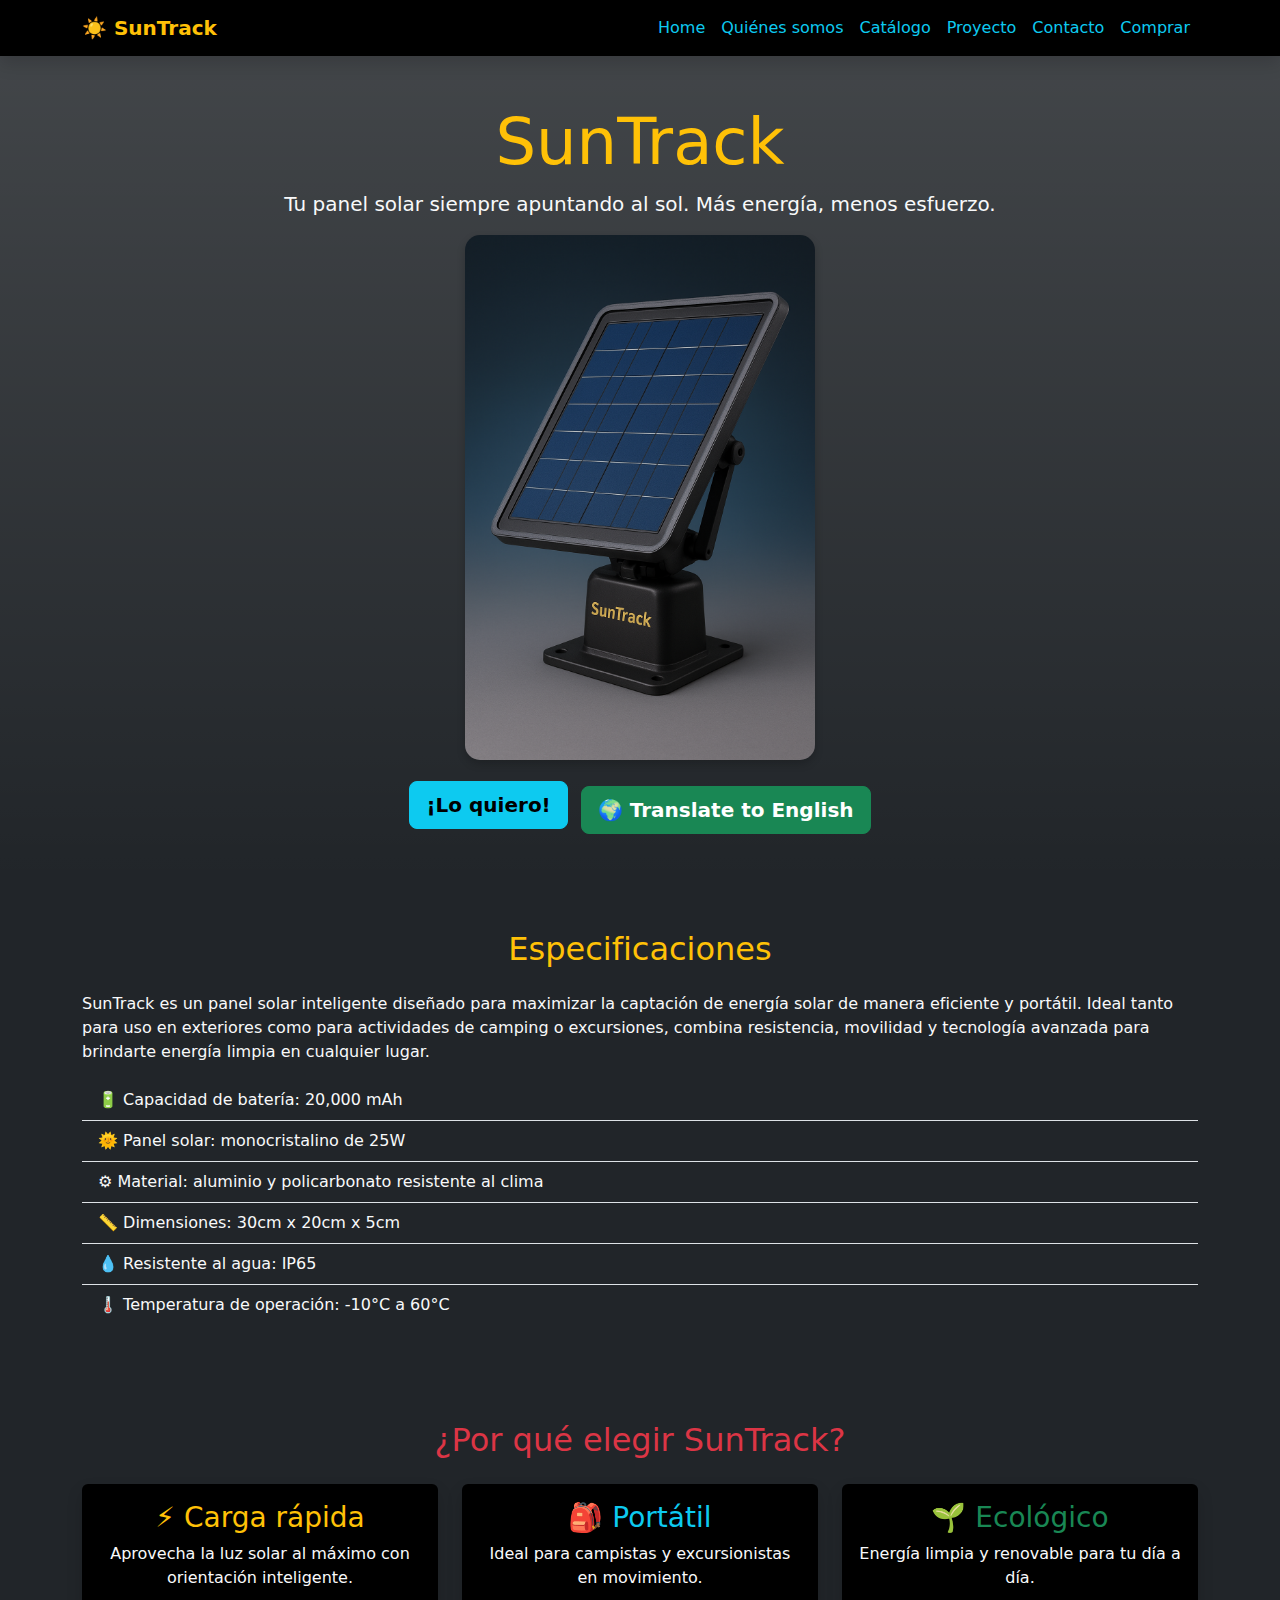
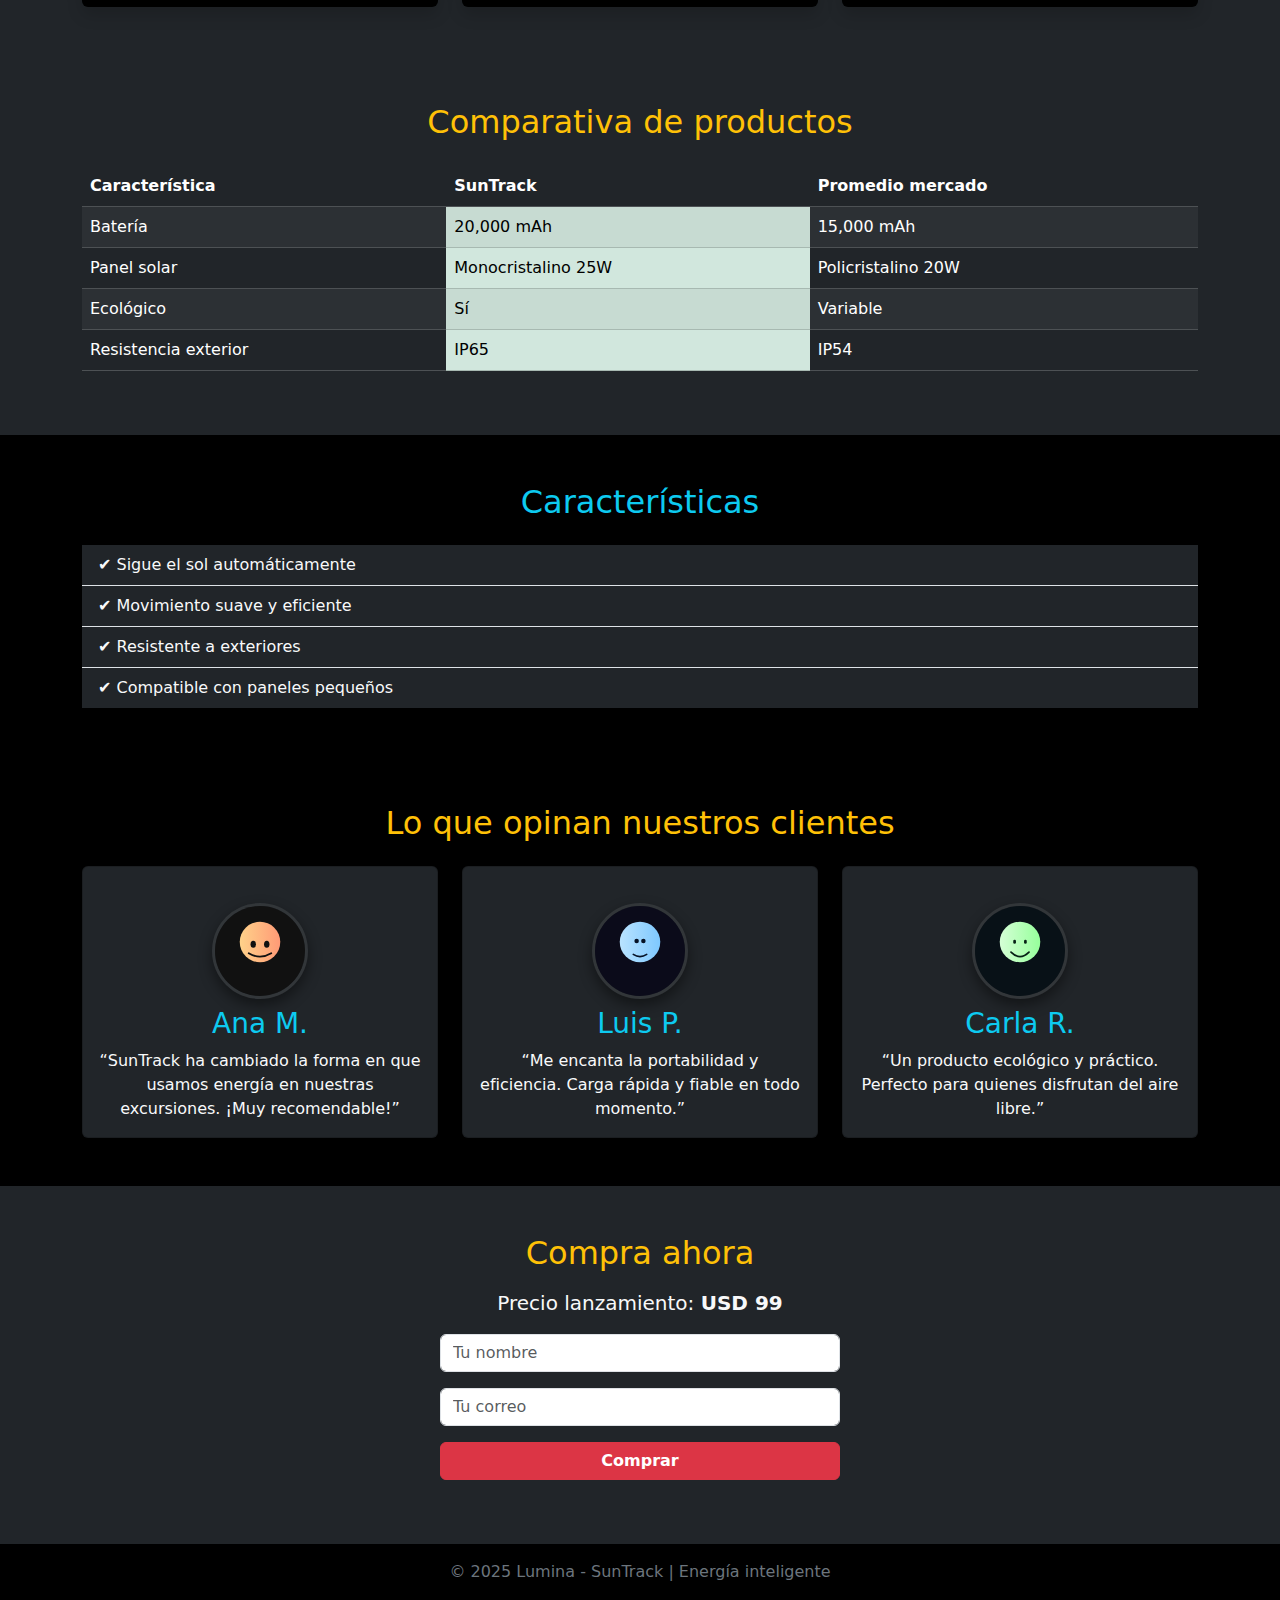
<file: index.html>
<!DOCTYPE html>
<html lang="es">
<head>
  <meta charset="UTF-8">
  <meta name="viewport" content="width=device-width, initial-scale=1">
  <title>SunTrack - Energía solar inteligente</title>
  <link href="https://cdn.jsdelivr.net/npm/bootstrap@5.3.3/dist/css/bootstrap.min.css" rel="stylesheet">
  <link rel="stylesheet" href="styles.css">
</head>
<body class="bg-dark text-light">

  <nav class="navbar navbar-expand-lg navbar-dark bg-black shadow">
    <div class="container">
  <a class="navbar-brand text-warning fw-bold" href="index.html">☀️ SunTrack</a>
      <button class="navbar-toggler" type="button" data-bs-toggle="collapse" data-bs-target="#menu">
        <span class="navbar-toggler-icon"></span>
      </button>
      <div class="collapse navbar-collapse" id="menu">
          <ul class="navbar-nav ms-auto">
            <li class="nav-item"><a class="nav-link text-info" href="index.html" id="menu-especificaciones">Home</a></li>
            <li class="nav-item"><a class="nav-link text-info" href="quienes.html" id="menu-beneficios">Quiénes somos</a></li>
            <li class="nav-item"><a class="nav-link text-info" href="catalogo.html" id="menu-comparativa">Catálogo</a></li>
            <li class="nav-item"><a class="nav-link text-info" href="proyecto.html" id="menu-caracteristicas">Proyecto</a></li>
            <li class="nav-item"><a class="nav-link text-info" href="contacto.html" id="menu-opiniones">Contacto</a></li>
            <li class="nav-item"><a class="nav-link text-info" href="index.html#contacto" id="menu-comprar">Comprar</a></li>
        </ul>
      </div>
    </div>
  </nav>

  <section class="text-center py-5 bg-gradient hero">
    <div class="container">
      <h1 id="hero-title" class="display-3 text-warning">SunTrack</h1>
      <p id="hero-text" class="lead">Tu panel solar siempre apuntando al sol. Más energía, menos esfuerzo.</p>

      <img src="suntrack.png" 
           alt="SunTrack - Panel solar inteligente" 
           class="img-fluid my-3" style="max-width: 350px;">

      <div class="mt-3">
        <button id="btnComprar" class="btn btn-info btn-lg fw-bold">¡Lo quiero!</button>
        <button id="translate-btn" class="btn btn-success btn-lg fw-bold ms-2">🌍 Translate to English</button>
      </div>
    </div>
  </section>

  <section id="especificaciones" class="py-5 bg-dark text-light">
  <div class="container">
    <h2 id="espec-title" class="text-warning text-center mb-4">Especificaciones</h2>
    <p id="espec-text">
      SunTrack es un panel solar inteligente diseñado para maximizar la captación de energía solar de manera eficiente y portátil. 
      Ideal tanto para uso en exteriores como para actividades de camping o excursiones, combina resistencia, movilidad y tecnología avanzada para brindarte energía limpia en cualquier lugar.
    </p>
    <ul class="list-group list-group-flush mt-3">
      <li id="espec1" class="list-group-item bg-dark text-light">🔋 Capacidad de batería: 20,000 mAh</li>
      <li id="espec2" class="list-group-item bg-dark text-light">🌞 Panel solar: monocristalino de 25W</li>
      <li id="espec3" class="list-group-item bg-dark text-light">⚙ Material: aluminio y policarbonato resistente al clima</li>
      <li id="espec4" class="list-group-item bg-dark text-light">📏 Dimensiones: 30cm x 20cm x 5cm</li>
      <li id="espec5" class="list-group-item bg-dark text-light">💧 Resistente al agua: IP65</li>
      <li id="espec6" class="list-group-item bg-dark text-light">🌡 Temperatura de operación: -10°C a 60°C</li>
    </ul>
  </div>
</section>

  <section id="beneficios" class="py-5">
    <div class="container text-center">
      <h2 id="beneficios-title" class="text-danger mb-4">¿Por qué elegir SunTrack?</h2>
      <div class="row g-4">
        <div class="col-md-4">
          <div class="card bg-black text-light shadow h-100">
            <div class="card-body">
              <h3 class="card-title text-warning" id="beneficio1-title">⚡ Carga rápida</h3>
              <p class="card-text" id="beneficio1-text">Aprovecha la luz solar al máximo con orientación inteligente.</p>
            </div>
          </div>
        </div>
        <div class="col-md-4">
          <div class="card bg-black text-light shadow h-100">
            <div class="card-body">
              <h3 class="card-title text-info" id="beneficio2-title">🎒 Portátil</h3>
              <p class="card-text" id="beneficio2-text">Ideal para campistas y excursionistas en movimiento.</p>
            </div>
          </div>
        </div>
        <div class="col-md-4">
          <div class="card bg-black text-light shadow h-100">
            <div class="card-body">
              <h3 class="card-title text-success" id="beneficio3-title">🌱 Ecológico</h3>
              <p class="card-text" id="beneficio3-text">Energía limpia y renovable para tu día a día.</p>
            </div>
          </div>
        </div>
      </div>
    </div>
  </section>

  <section id="comparativa" class="py-5 bg-dark text-light">
  <div class="container">
    <h2 id="comparativa-title" class="text-warning text-center mb-4">Comparativa de productos</h2>
    <div class="table-responsive">
      <table class="table table-dark table-striped text-light" id="comparativa-table">
        <thead>
          <tr>
            <th id="col-caracteristica">Característica</th>
            <th id="col-suntrack">SunTrack</th>
            <th id="col-general">Promedio mercado</th>
          </tr>
        </thead>
        <tbody>
          <tr>
            <td id="car1">Batería</td>
            <td id="suntrack-bateria" class="table-success">20,000 mAh</td>
            <td id="general-bateria">15,000 mAh</td>
          </tr>
          <tr>
            <td id="car2">Panel solar</td>
            <td id="suntrack-panel" class="table-success">Monocristalino 25W</td>
            <td id="general-panel">Policristalino 20W</td>
          </tr>
          <tr>
            <td id="car4">Ecológico</td>
            <td id="suntrack-ecologico" class="table-success">Sí</td>
            <td id="general-ecologico">Variable</td>
          </tr>
          <tr>
            <td id="car5">Resistencia exterior</td>
            <td id="suntrack-resistencia" class="table-success">IP65</td>
            <td id="general-resistencia">IP54</td>
          </tr>
        </tbody>
      </table>
    </div>
  </div>
</section>

  <section id="caracteristicas" class="py-5 bg-black">
    <div class="container">
      <h2 id="caracteristicas-title" class="text-info text-center mb-4">Características</h2>
      <ul class="list-group list-group-flush">
        <li id="caract1" class="list-group-item bg-dark text-light">✔ Sigue el sol automáticamente</li>
        <li id="caract2" class="list-group-item bg-dark text-light">✔ Movimiento suave y eficiente</li>
        <li id="caract3" class="list-group-item bg-dark text-light">✔ Resistente a exteriores</li>
        <li id="caract4" class="list-group-item bg-dark text-light">✔ Compatible con paneles pequeños</li>
      </ul>
    </div>
  </section>

  <section id="opiniones" class="py-5 bg-black text-light">
  <div class="container">
    <h2 id="opiniones-title" class="text-warning text-center mb-4">Lo que opinan nuestros clientes</h2>
    <div class="row g-4">
      <div class="col-md-4">
        <div class="card bg-dark text-light shadow h-100">
          <div class="card-body text-center">
            <img src="avatar1.svg" alt="Foto de Ana M." class="rounded-circle avatar mb-2">
            <h3 class="card-title text-info" id="opinion1-nombre">Ana M.</h3>
            <p class="card-text" id="opinion1-text">“SunTrack ha cambiado la forma en que usamos energía en nuestras excursiones. ¡Muy recomendable!”</p>
          </div>
        </div>
      </div>
      <div class="col-md-4">
        <div class="card bg-dark text-light shadow h-100">
          <div class="card-body text-center">
            <img src="avatar2.svg" alt="Foto de Luis P." class="rounded-circle avatar mb-2">
            <h3 class="card-title text-info" id="opinion2-nombre">Luis P.</h3>
            <p class="card-text" id="opinion2-text">“Me encanta la portabilidad y eficiencia. Carga rápida y fiable en todo momento.”</p>
          </div>
        </div>
      </div>
      <div class="col-md-4">
        <div class="card bg-dark text-light shadow h-100">
          <div class="card-body text-center">
            <img src="avatar3.svg" alt="Foto de Carla R." class="rounded-circle avatar mb-2">
            <h3 class="card-title text-info" id="opinion3-nombre">Carla R.</h3>
            <p class="card-text" id="opinion3-text">“Un producto ecológico y práctico. Perfecto para quienes disfrutan del aire libre.”</p>
          </div>
        </div>
      </div>
    </div>
  </div>
</section>

  <section id="contacto" class="py-5">
    <div class="container text-center">
      <h2 id="compra-title" class="text-warning mb-3">Compra ahora</h2>
      <p id="precio-text" class="fs-5">Precio lanzamiento: <b>USD 99</b></p>
      <form id="formCompra" class="mx-auto" style="max-width: 400px;">
        <input type="text" id="nombre" class="form-control mb-3" placeholder="Tu nombre" required>
        <input type="email" id="correo" class="form-control mb-3" placeholder="Tu correo" required>
        <button type="submit" class="btn btn-danger w-100 fw-bold" id="btnFormComprar">Comprar</button>
        <p id="compra-msg" class="mt-3"></p>
      </form>
    </div>
  </section>

  <footer class="bg-black text-center py-3">
    <p class="mb-0 text-secondary">© 2025 Lumina - SunTrack | Energía inteligente</p>
  </footer>

  <script src="https://cdn.jsdelivr.net/npm/bootstrap@5.3.3/dist/js/bootstrap.bundle.min.js"></script>
  <script src="script.js"></script>
</body>
</html>
</file>
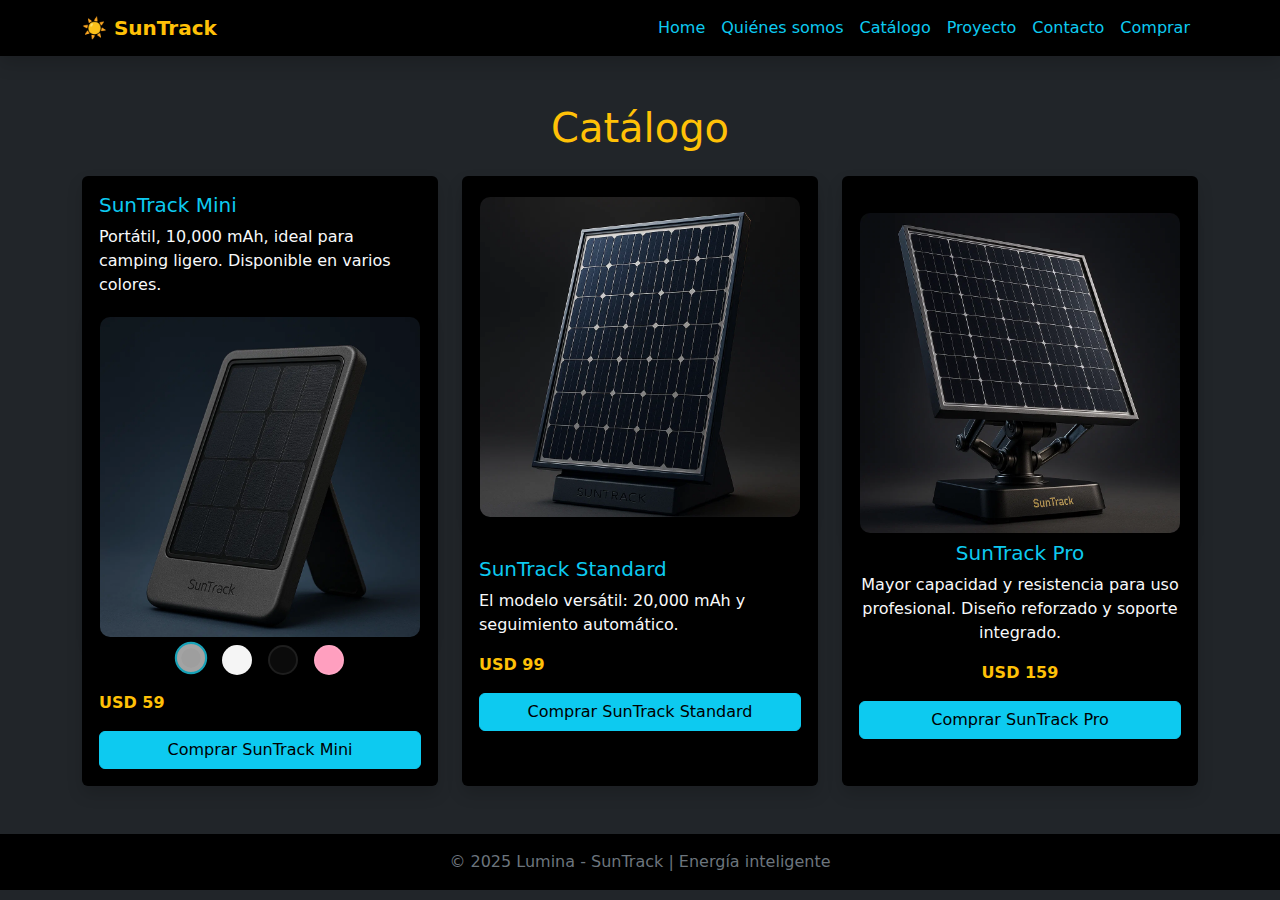
<file: catalogo.html>
<!DOCTYPE html>
<html lang="es">
<head>
  <meta charset="UTF-8">
  <meta name="viewport" content="width=device-width, initial-scale=1">
  <title>Catálogo - SunTrack</title>
  <link href="https://cdn.jsdelivr.net/npm/bootstrap@5.3.3/dist/css/bootstrap.min.css" rel="stylesheet">
  <link rel="stylesheet" href="styles.css">
</head>
<body class="bg-dark text-light">

  <nav class="navbar navbar-expand-lg navbar-dark bg-black shadow">
    <div class="container">
      <a class="navbar-brand text-warning fw-bold" href="index.html">☀️ SunTrack</a>
      <button class="navbar-toggler" type="button" data-bs-toggle="collapse" data-bs-target="#menu">
        <span class="navbar-toggler-icon"></span>
      </button>
      <div class="collapse navbar-collapse" id="menu">
          <ul class="navbar-nav ms-auto">
            <li class="nav-item"><a class="nav-link text-info" href="index.html" id="menu-especificaciones">Home</a></li>
            <li class="nav-item"><a class="nav-link text-info" href="quienes.html" id="menu-beneficios">Quiénes somos</a></li>
            <li class="nav-item"><a class="nav-link text-info" href="catalogo.html" id="menu-comparativa">Catálogo</a></li>
            <li class="nav-item"><a class="nav-link text-info" href="proyecto.html" id="menu-caracteristicas">Proyecto</a></li>
            <li class="nav-item"><a class="nav-link text-info" href="contacto.html" id="menu-opiniones">Contacto</a></li>
            <li class="nav-item"><a class="nav-link text-info" href="index.html#contacto" id="menu-comprar">Comprar</a></li>
        </ul>
      </div>
    </div>
  </nav>

  <main class="py-5">
    <div class="container">
      <h1 class="text-warning text-center mb-4">Catálogo</h1>

      <div class="row g-4">
        <div class="col-md-4">
          <div class="card bg-black text-light h-100 shadow">
            <div class="card-body">
              <h5 class="card-title text-info">SunTrack Mini</h5>
              <p class="card-text">Portátil, 10,000 mAh, ideal para camping ligero. Disponible en varios colores.</p>
              <div class="text-center mb-3">
                <img id="mini-main-img" src="minigris.webp" alt="SunTrack Mini - vista principal" class="product-img mb-2" loading="lazy">
                <div class="d-flex justify-content-center gap-3 align-items-center">
                  <!-- color swatches -->
                  <button class="color-swatch" data-src="minigris.webp" aria-label="Color gris" title="Gris" style="background:#9e9e9e"></button>
                  <button class="color-swatch" data-src="miniblanco.webp" aria-label="Color blanco" title="Blanco" style="background:#f5f5f5"></button>
                  <button class="color-swatch" data-src="mininegro.webp" aria-label="Color negro" title="Negro" style="background:#0b0b0b"></button>
                  <button class="color-swatch" data-src="minirosa.webp" aria-label="Color rosa" title="Rosa" style="background:#ff9fbf"></button>
                </div>
              </div>
              <p class="text-warning fw-bold">USD 59</p>
              <a href="index.html#contacto" class="btn btn-info w-100 buy-button" data-model="mini">
                Comprar SunTrack Mini
              </a>
            </div>
          </div>
        </div>

        <div class="col-md-4">
          <div class="card bg-black text-light h-100 shadow">
            <div class="text-center mb-3">
              <img src="standard.webp" alt="SunTrack Standard" class="product-img mb-2" loading="lazy">
            </div>
            <div class="card-body">
              <h5 class="card-title text-info">SunTrack Standard</h5>
              <p class="card-text">El modelo versátil: 20,000 mAh y seguimiento automático.</p>
              <p class="text-warning fw-bold">USD 99</p>
              <a href="index.html#contacto" class="btn btn-info w-100 buy-button" data-model="standard">
                Comprar SunTrack Standard
              </a>
            </div>
          </div>
        </div>

        <div class="col-md-4">
          <div class="card bg-black text-light h-100 shadow">
            <div class="card-body text-center">
              <img src="pro.webp" alt="SunTrack Pro" class="product-img mb-2" loading="lazy">
              <h5 class="card-title text-info">SunTrack Pro</h5>
              <p class="card-text">Mayor capacidad y resistencia para uso profesional. Diseño reforzado y soporte integrado.</p>
              <p class="text-warning fw-bold">USD 159</p>
              <a href="index.html#contacto" class="btn btn-info w-100 buy-button" data-model="pro">
                Comprar SunTrack Pro
              </a>
            </div>
          </div>
        </div>

      </div>

    </div>
  </main>

  <footer class="bg-black text-center py-3">
    <p class="mb-0 text-secondary">© 2025 Lumina - SunTrack | Energía inteligente</p>
  </footer>

  <script src="https://cdn.jsdelivr.net/npm/bootstrap@5.3.3/dist/js/bootstrap.bundle.min.js"></script>
  <script src="script.js"></script>
</body>
</html>
</file>
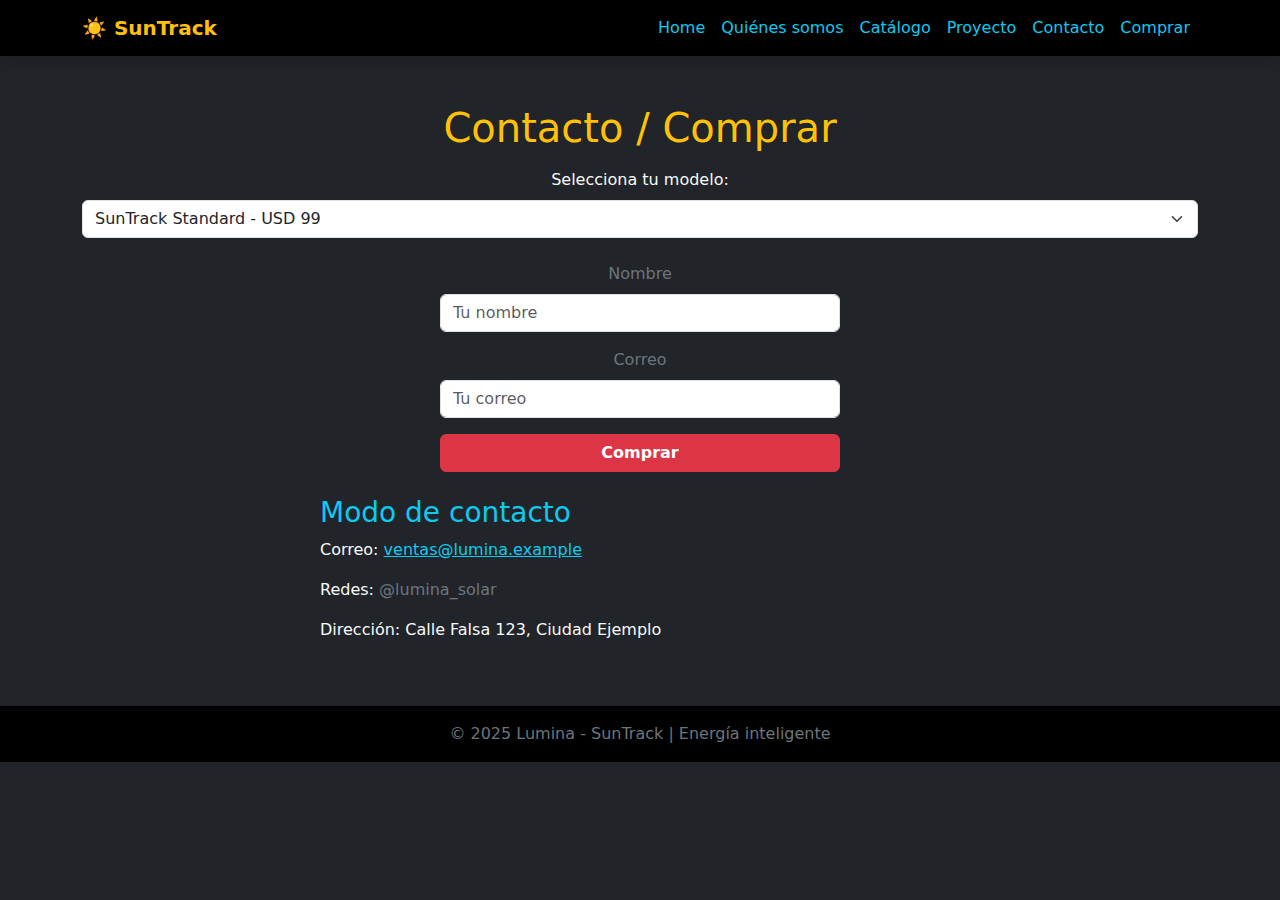
<file: contacto.html>
<!DOCTYPE html>
<html lang="es">
<head>
  <meta charset="UTF-8">
  <meta name="viewport" content="width=device-width, initial-scale=1">
  <title>Contacto / Comprar - SunTrack</title>
  <link href="https://cdn.jsdelivr.net/npm/bootstrap@5.3.3/dist/css/bootstrap.min.css" rel="stylesheet">
  <link rel="stylesheet" href="styles.css">
</head>
<body class="bg-dark text-light">

  <nav class="navbar navbar-expand-lg navbar-dark bg-black shadow">
    <div class="container">
      <a class="navbar-brand text-warning fw-bold" href="index.html">☀️ SunTrack</a>
      <button class="navbar-toggler" type="button" data-bs-toggle="collapse" data-bs-target="#menu">
        <span class="navbar-toggler-icon"></span>
      </button>
      <div class="collapse navbar-collapse" id="menu">
          <ul class="navbar-nav ms-auto">
            <li class="nav-item"><a class="nav-link text-info" href="index.html" id="menu-especificaciones">Home</a></li>
            <li class="nav-item"><a class="nav-link text-info" href="quienes.html" id="menu-beneficios">Quiénes somos</a></li>
            <li class="nav-item"><a class="nav-link text-info" href="catalogo.html" id="menu-comparativa">Catálogo</a></li>
            <li class="nav-item"><a class="nav-link text-info" href="proyecto.html" id="menu-caracteristicas">Proyecto</a></li>
            <li class="nav-item"><a class="nav-link text-info" href="contacto.html" id="menu-opiniones">Contacto</a></li>
            <li class="nav-item"><a class="nav-link text-info" href="index.html#contacto" id="menu-comprar">Comprar</a></li>
        </ul>
      </div>
    </div>
  </nav>

  <main class="py-5">
    <div class="container text-center">
      <h1 class="text-warning mb-3">Contacto / Comprar</h1>
      <div class="mb-4">
        <label for="modelo" class="form-label">Selecciona tu modelo:</label>
        <select id="modelo" class="form-select mb-2">
          <option value="mini">SunTrack Mini - USD 59</option>
          <option value="standard" selected>SunTrack Standard - USD 99</option>
          <option value="pro">SunTrack Pro - USD 159</option>
        </select>
        
        <!-- Opciones de color para Mini -->
        <div id="miniColors" class="text-center mt-3" style="display: none;">
          <label class="form-label">Selecciona el color:</label>
          <div class="d-flex justify-content-center gap-3 align-items-center">
            <button class="color-swatch active" data-color="gris" aria-label="Color gris" title="Gris" style="background:#9e9e9e"></button>
            <button class="color-swatch" data-color="blanco" aria-label="Color blanco" title="Blanco" style="background:#f5f5f5"></button>
            <button class="color-swatch" data-color="negro" aria-label="Color negro" title="Negro" style="background:#0b0b0b"></button>
            <button class="color-swatch" data-color="rosa" aria-label="Color rosa" title="Rosa" style="background:#ff9fbf"></button>
          </div>
        </div>
      </div>
      <form id="formCompra" class="mx-auto" style="max-width: 400px;">
        <label for="nombre" class="form-label text-secondary">Nombre</label>
        <input type="text" id="nombre" class="form-control mb-3" placeholder="Tu nombre" required>
        <label for="correo" class="form-label text-secondary">Correo</label>
        <input type="email" id="correo" class="form-control mb-3" placeholder="Tu correo" required>
        <button type="submit" class="btn btn-danger w-100 fw-bold" id="btnFormComprar">Comprar</button>
        <p id="compra-msg" class="mt-3"></p>
      </form>

      <div class="mt-4 text-start mx-auto" style="max-width:640px;">
        <h3 class="text-info">Modo de contacto</h3>
        <p class="text-light">Correo: <a href="mailto:ventas@lumina.example" class="link-info">ventas@lumina.example</a></p>
        <p class="text-light">Redes: <span class="text-secondary">@lumina_solar</span></p>
        <p class="text-light">Dirección: Calle Falsa 123, Ciudad Ejemplo</p>
      </div>

    </div>
  </main>

  <footer class="bg-black text-center py-3">
    <p class="mb-0 text-secondary">© 2025 Lumina - SunTrack | Energía inteligente</p>
  </footer>

  <script src="https://cdn.jsdelivr.net/npm/bootstrap@5.3.3/dist/js/bootstrap.bundle.min.js"></script>
  <script src="script.js"></script>
</body>
</html>
</file>
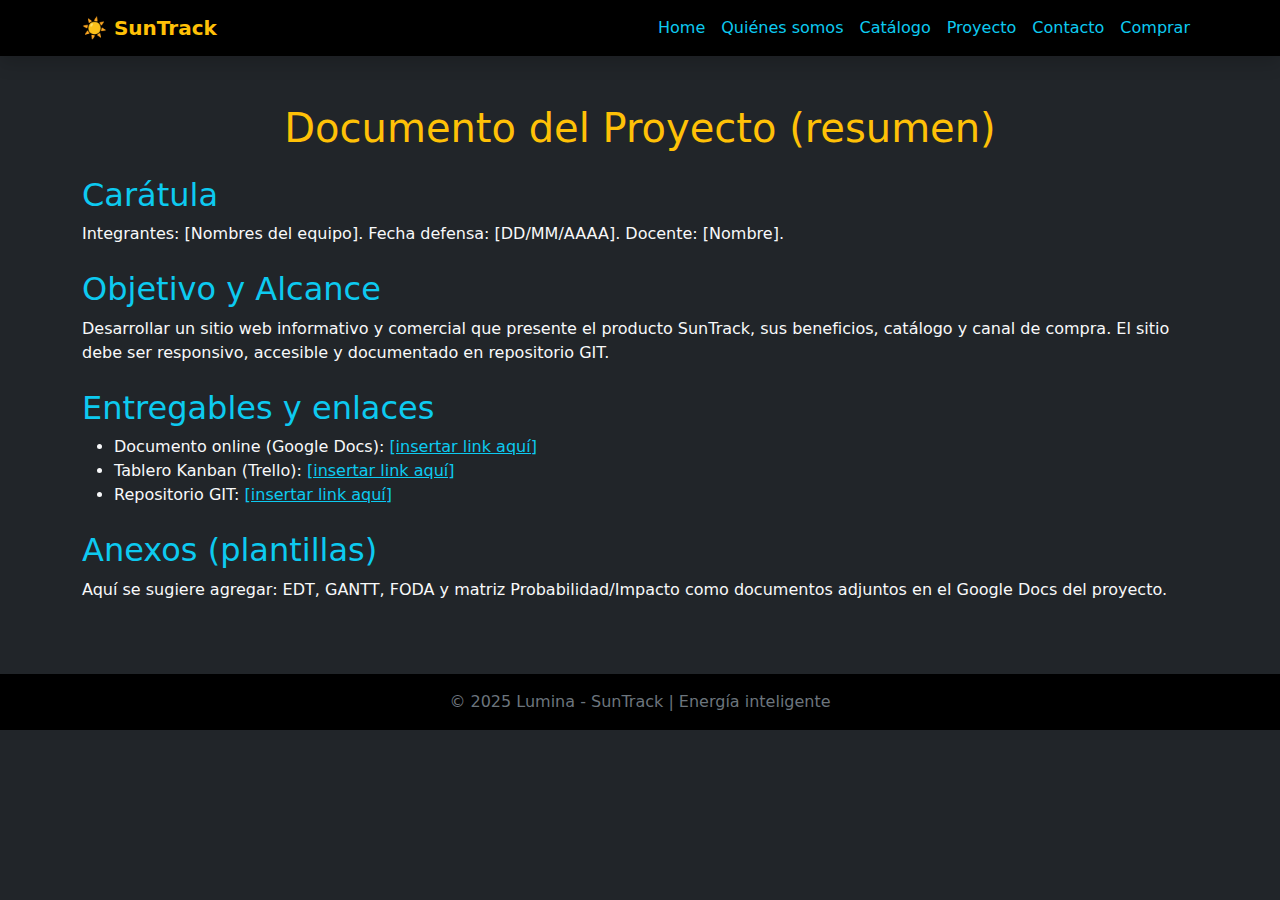
<file: proyecto.html>
<!DOCTYPE html>
<html lang="es">
<head>
  <meta charset="UTF-8">
  <meta name="viewport" content="width=device-width, initial-scale=1">
  <title>Documento del Proyecto - SunTrack</title>
  <link href="https://cdn.jsdelivr.net/npm/bootstrap@5.3.3/dist/css/bootstrap.min.css" rel="stylesheet">
  <link rel="stylesheet" href="styles.css">
</head>
<body class="bg-dark text-light">

  <nav class="navbar navbar-expand-lg navbar-dark bg-black shadow">
    <div class="container">
      <a class="navbar-brand text-warning fw-bold" href="index.html">☀️ SunTrack</a>
      <button class="navbar-toggler" type="button" data-bs-toggle="collapse" data-bs-target="#menu">
        <span class="navbar-toggler-icon"></span>
      </button>
      <div class="collapse navbar-collapse" id="menu">
          <ul class="navbar-nav ms-auto">
            <li class="nav-item"><a class="nav-link text-info" href="index.html" id="menu-especificaciones">Home</a></li>
            <li class="nav-item"><a class="nav-link text-info" href="quienes.html" id="menu-beneficios">Quiénes somos</a></li>
            <li class="nav-item"><a class="nav-link text-info" href="catalogo.html" id="menu-comparativa">Catálogo</a></li>
            <li class="nav-item"><a class="nav-link text-info" href="proyecto.html" id="menu-caracteristicas">Proyecto</a></li>
            <li class="nav-item"><a class="nav-link text-info" href="contacto.html" id="menu-opiniones">Contacto</a></li>
            <li class="nav-item"><a class="nav-link text-info" href="index.html#contacto" id="menu-comprar">Comprar</a></li>
        </ul>
      </div>
    </div>
  </nav>

  <main class="py-5">
    <div class="container">
      <h1 class="text-warning text-center mb-4">Documento del Proyecto (resumen)</h1>

      <section class="mb-4">
        <h2 class="text-info">Carátula</h2>
        <p class="text-light">Integrantes: [Nombres del equipo]. Fecha defensa: [DD/MM/AAAA]. Docente: [Nombre].</p>
      </section>

      <section class="mb-4">
        <h2 class="text-info">Objetivo y Alcance</h2>
        <p class="text-light">Desarrollar un sitio web informativo y comercial que presente el producto SunTrack, sus beneficios, catálogo y canal de compra. El sitio debe ser responsivo, accesible y documentado en repositorio GIT.</p>
      </section>

      <section class="mb-4">
        <h2 class="text-info">Entregables y enlaces</h2>
        <ul class="text-light">
          <li>Documento online (Google Docs): <a href="#" class="link-info">[insertar link aquí]</a></li>
          <li>Tablero Kanban (Trello): <a href="#" class="link-info">[insertar link aquí]</a></li>
          <li>Repositorio GIT: <a href="#" class="link-info">[insertar link aquí]</a></li>
        </ul>
      </section>

      <section class="mb-4">
        <h2 class="text-info">Anexos (plantillas)</h2>
        <p class="text-light">Aquí se sugiere agregar: EDT, GANTT, FODA y matriz Probabilidad/Impacto como documentos adjuntos en el Google Docs del proyecto.</p>
      </section>

    </div>
  </main>

  <footer class="bg-black text-center py-3">
    <p class="mb-0 text-secondary">© 2025 Lumina - SunTrack | Energía inteligente</p>
  </footer>

  <script src="https://cdn.jsdelivr.net/npm/bootstrap@5.3.3/dist/js/bootstrap.bundle.min.js"></script>
  <script src="script.js"></script>
</body>
</html>
</file>
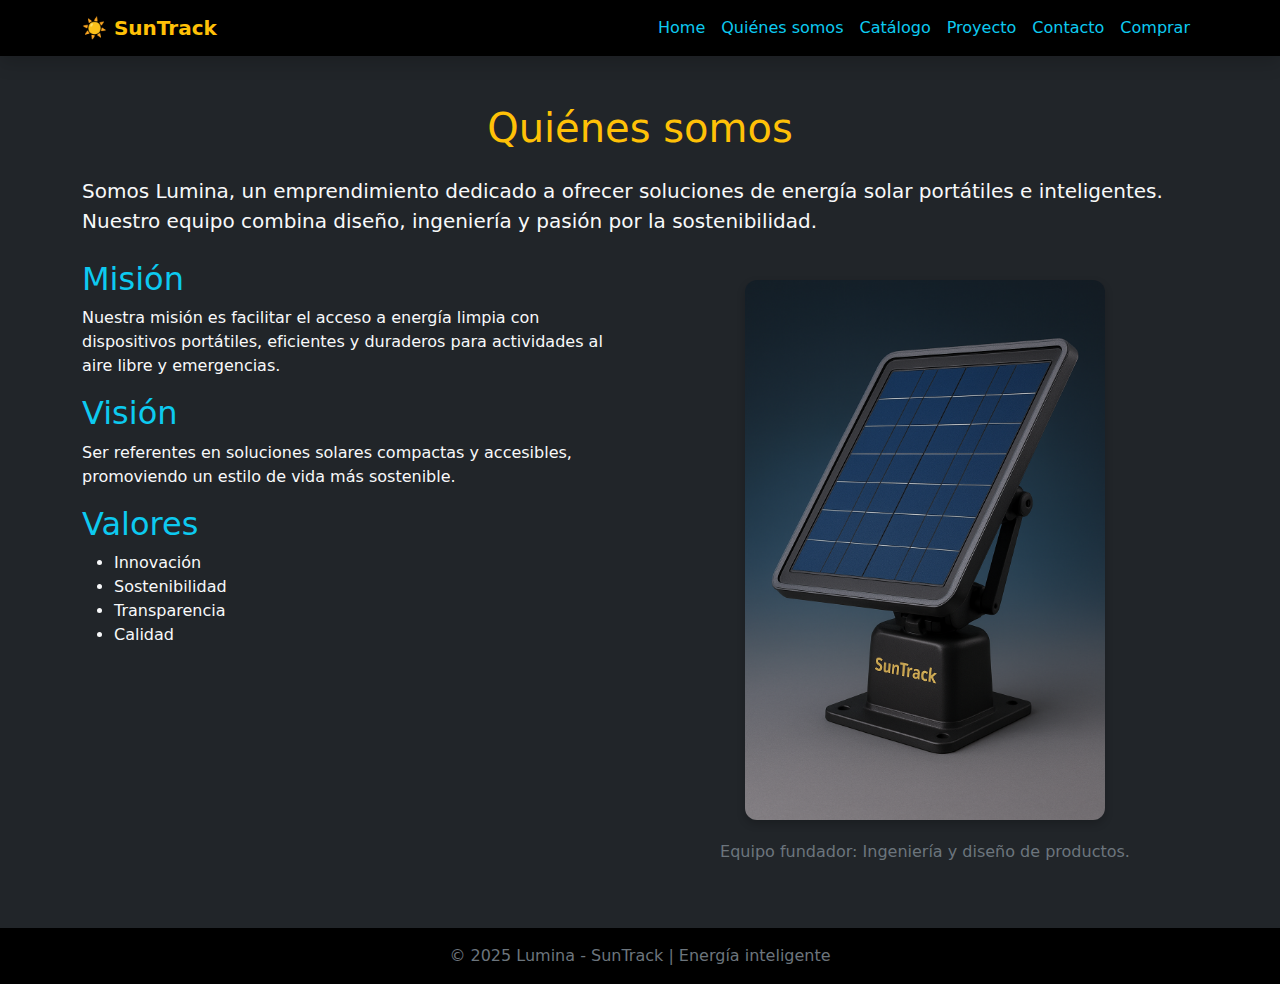
<file: quienes.html>
<!DOCTYPE html>
<html lang="es">
<head>
  <meta charset="UTF-8">
  <meta name="viewport" content="width=device-width, initial-scale=1">
  <title>Quiénes somos - SunTrack</title>
  <link href="https://cdn.jsdelivr.net/npm/bootstrap@5.3.3/dist/css/bootstrap.min.css" rel="stylesheet">
  <link rel="stylesheet" href="styles.css">
</head>
<body class="bg-dark text-light">

  <nav class="navbar navbar-expand-lg navbar-dark bg-black shadow">
    <div class="container">
      <a class="navbar-brand text-warning fw-bold" href="index.html">☀️ SunTrack</a>
      <button class="navbar-toggler" type="button" data-bs-toggle="collapse" data-bs-target="#menu">
        <span class="navbar-toggler-icon"></span>
      </button>
      <div class="collapse navbar-collapse" id="menu">
          <ul class="navbar-nav ms-auto">
            <li class="nav-item"><a class="nav-link text-info" href="index.html" id="menu-especificaciones">Home</a></li>
            <li class="nav-item"><a class="nav-link text-info" href="quienes.html" id="menu-beneficios">Quiénes somos</a></li>
            <li class="nav-item"><a class="nav-link text-info" href="catalogo.html" id="menu-comparativa">Catálogo</a></li>
            <li class="nav-item"><a class="nav-link text-info" href="proyecto.html" id="menu-caracteristicas">Proyecto</a></li>
            <li class="nav-item"><a class="nav-link text-info" href="contacto.html" id="menu-opiniones">Contacto</a></li>
            <li class="nav-item"><a class="nav-link text-info" href="index.html#contacto" id="menu-comprar">Comprar</a></li>
        </ul>
      </div>
    </div>
  </nav>

  <main class="py-5">
    <div class="container">
      <h1 class="text-warning text-center mb-4">Quiénes somos</h1>
      <p class="lead">Somos Lumina, un emprendimiento dedicado a ofrecer soluciones de energía solar portátiles e inteligentes. Nuestro equipo combina diseño, ingeniería y pasión por la sostenibilidad.</p>

      <section class="row mt-4">
        <div class="col-md-6">
          <h2 class="text-info">Misión</h2>
          <p>Nuestra misión es facilitar el acceso a energía limpia con dispositivos portátiles, eficientes y duraderos para actividades al aire libre y emergencias.</p>

          <h2 class="text-info mt-3">Visión</h2>
          <p>Ser referentes en soluciones solares compactas y accesibles, promoviendo un estilo de vida más sostenible.</p>

          <h2 class="text-info mt-3">Valores</h2>
          <ul>
            <li>Innovación</li>
            <li>Sostenibilidad</li>
            <li>Transparencia</li>
            <li>Calidad</li>
          </ul>
        </div>
        <div class="col-md-6 text-center">
          <img src="suntrack.png" alt="SunTrack - producto" class="img-fluid" style="max-width: 360px; border-radius:12px;">
          <p class="text-secondary mt-2">Equipo fundador: Ingeniería y diseño de productos.</p>
        </div>
      </section>

    </div>
  </main>

  <footer class="bg-black text-center py-3">
    <p class="mb-0 text-secondary">© 2025 Lumina - SunTrack | Energía inteligente</p>
  </footer>

  <script src="https://cdn.jsdelivr.net/npm/bootstrap@5.3.3/dist/js/bootstrap.bundle.min.js"></script>
  <script src="script.js"></script>
</body>
</html>
</file>
<file: styles.css>
.bg-gradient {
  background: linear-gradient(135deg, #111, #1a0033, #00334d);
}

.card {
  transition: transform 0.3s ease;
}
.card:hover {
  transform: translateY(-5px);
}

#translate-btn {
  margin-top: 10px;
}

img {
  border-radius: 15px;
  box-shadow: 0 4px 8px rgba(0, 0, 0, 0.2);
  max-width: 100%;
  height: auto;
  display: block;
  margin-left: auto;
  margin-right: auto;
  margin-top: 20px;
  margin-bottom: 20px;
  transition: transform 0.3s ease;
}

/* Avatar styling for user photos in reviews */
.avatar {
  width: 96px;
  height: 96px;
  object-fit: cover;
  border: 3px solid rgba(255,255,255,0.08);
  box-shadow: 0 6px 14px rgba(0,0,0,0.45);
}

@media (max-width: 576px) {
  .avatar { width:72px; height:72px; }
}

/* Product images and variant thumbnails */
.product-img {
  max-width: 320px;
  height: auto;
  border-radius: 10px;
  box-shadow: 0 8px 20px rgba(0,0,0,0.6);
}
.color-swatch {
  width: 32px;
  height: 32px;
  border: 2px solid rgba(255,255,255,0.1);
  border-radius: 50%;
  cursor: pointer;
  padding: 0;
  transition: transform 0.2s ease, border-color 0.2s ease;
}

.color-swatch:hover {
  transform: scale(1.1);
  border-color: rgba(255,255,255,0.3);
}

.color-swatch.active {
  border-color: #17a2b8;
  transform: scale(1.1);
}

.variant-row .variant-thumb {
  width: 64px;
  height: 40px;
  object-fit: cover;
  border-radius: 6px;
  border: 2px solid rgba(255,255,255,0.06);
  cursor: pointer;
  transition: transform 0.15s ease, box-shadow 0.15s ease;
}
.variant-row .variant-thumb:hover {
  transform: translateY(-4px) scale(1.03);
  box-shadow: 0 10px 18px rgba(0,0,0,0.5);
}

@media (max-width: 576px) {
  .product-img { max-width: 100%; }
  .variant-row .variant-thumb { width:52px; height:34px; }
}

/* Color swatches for product variants */
.color-swatch {
  width: 30px;
  height: 30px;
  border-radius: 50%;
  border: 2px solid rgba(255,255,255,0.08);
  box-shadow: 0 6px 10px rgba(0,0,0,0.45);
  cursor: pointer;
  transition: transform 0.12s ease, box-shadow 0.12s ease;
}
.color-swatch:hover, .color-swatch:focus {
  transform: translateY(-3px) scale(1.06);
  outline: none;
}
.color-swatch.active {
  box-shadow: 0 8px 18px rgba(0,0,0,0.6), 0 0 0 4px rgba(255,255,255,0.06) inset;
  transform: translateY(-2px) scale(1.08);
}

@media (max-width:576px) {
  .color-swatch { width:26px; height:26px; }
}
</file>
